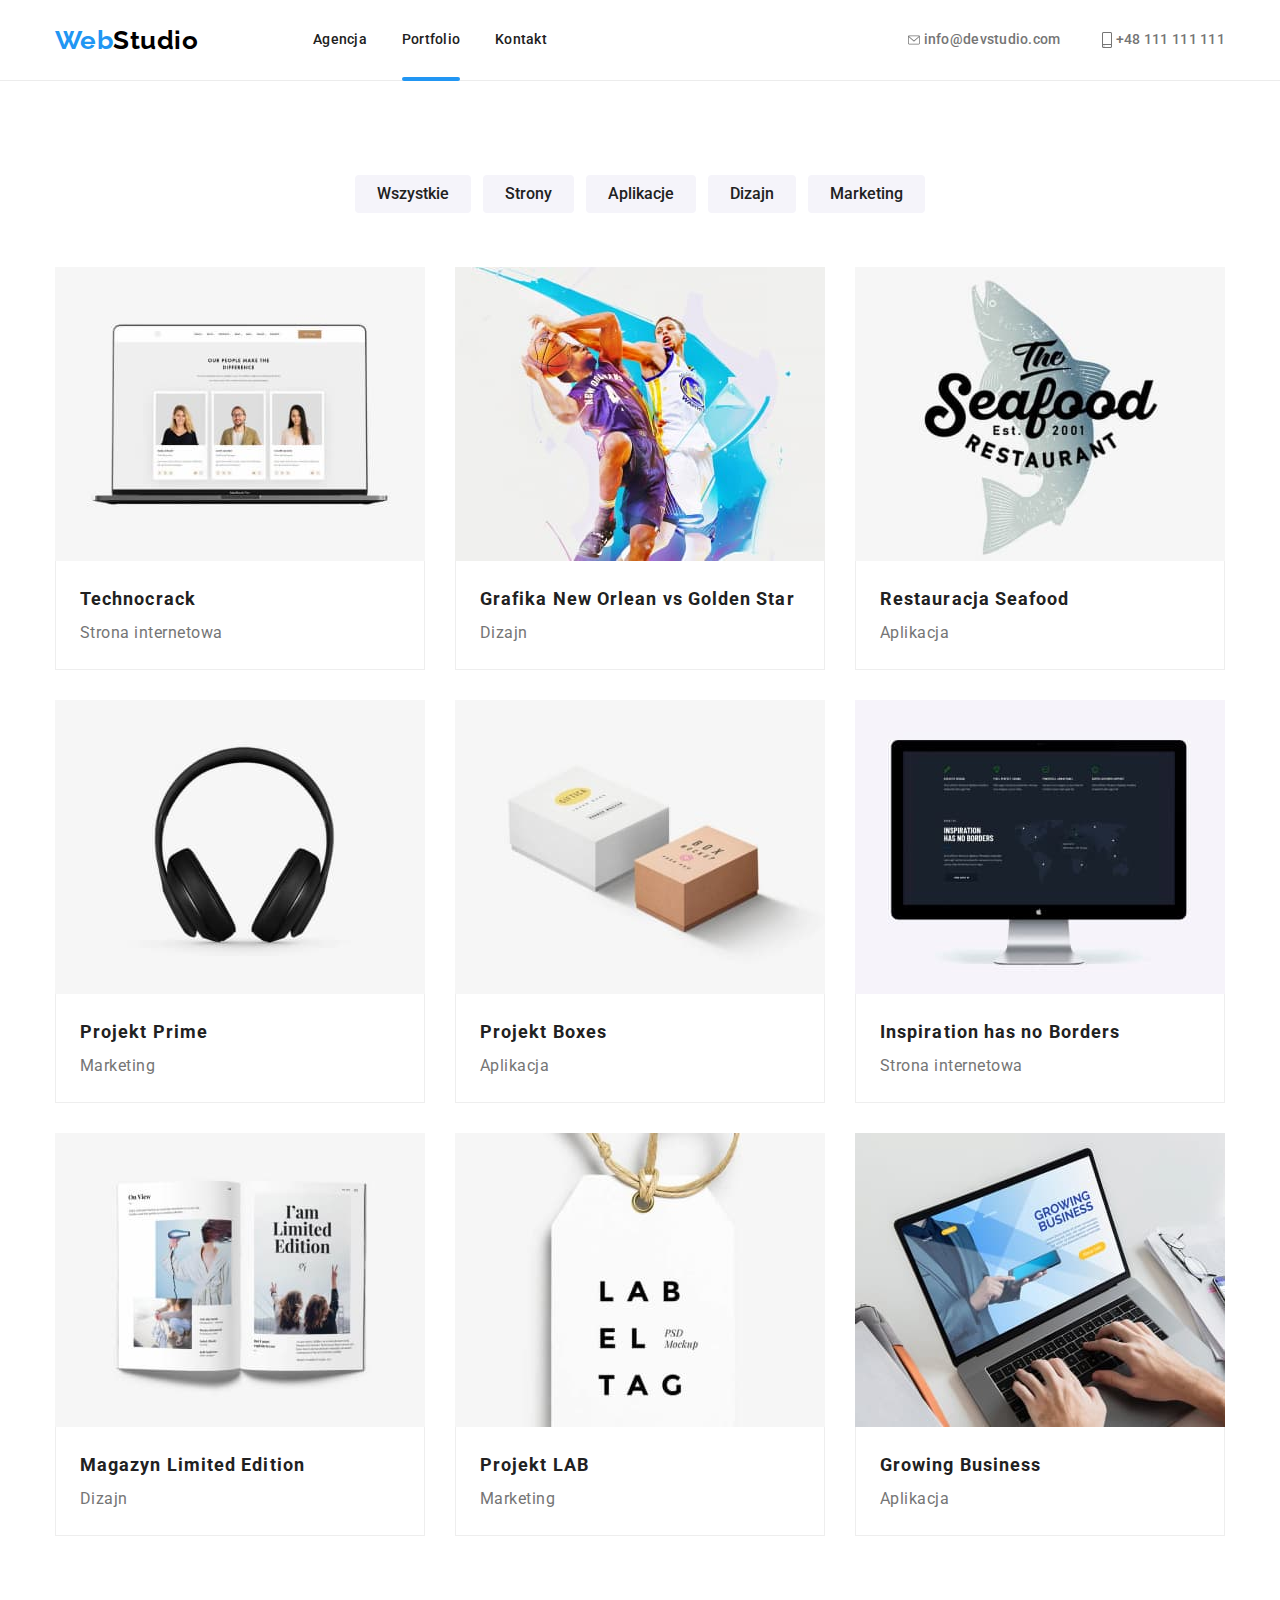
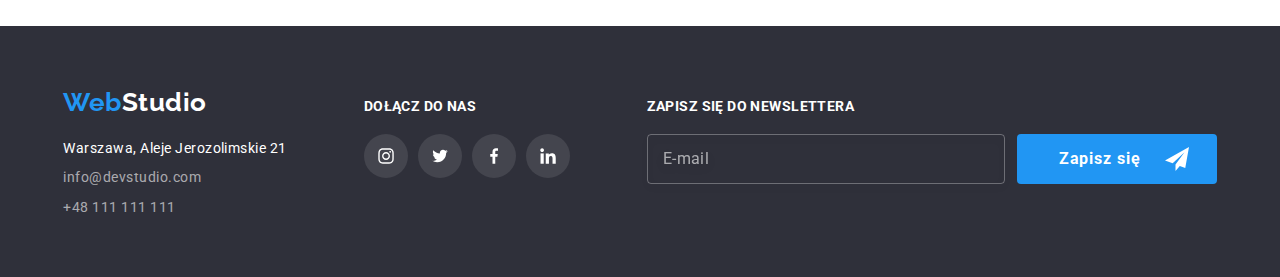
<file: portfolio.html>
<!DOCTYPE html>
<html lang="en">
  <head>
    <meta charset="UTF-8" />
    <meta http-equiv="X-UA-Compatible" content="IE=edge" />
    <meta name="viewport" content="width=device-width, initial-scale=1.0" />
    <link rel="preconnect" href="https://fonts.googleapis.com" />
    <link rel="preconnect" href="https://fonts.gstatic.com" crossorigin />
    <link
      href="https://fonts.googleapis.com/css2?family=Raleway:wght@700&family=Roboto:wght@400;500;700;900&display=swap"
      rel="stylesheet"
    />
    <link
      rel="stylesheet"
      href="https://cdnjs.cloudflare.com/ajax/libs/modern-normalize/1.0.0/modern-normalize.min.css"
    />
    <link rel="stylesheet" href="./css/main.min.css" />

    <title>Portfolio WebStudio</title>
  </head>

  <body>
    <div class="mobile-menu d-none">
      <button class="mobile-menu__btn" type="button" data-menu-close>
        <svg class="mobile-menu__icon" width="40px" height="40px">
          <use href="./images/icons/icons.svg#icon-menu-close"></use>
        </svg>
      </button>
      <ul class="mobile-menu__list-nav">
        <li class="mobile-menu__item-nav">
          <a
            class="mobile-menu__link-nav mobile-menu__link-nav--accent"
            href="./index.html"
            >Agencja</a
          >
        </li>
        <li class="mobile-menu__item-nav">
          <a class="mobile-menu__link-nav" href="./portfolio.html">Portfolio</a>
        </li>
        <li class="mobile-menu__item-nav">
          <a class="mobile-menu__link-nav" href="">Kontakt</a>
        </li>
      </ul>
      <div>
        <ul class="mobile-menu__list-contact">
          <li class="mobile-menu__list-contact-tel">
            <a class="mobile-menu__link-contact-tel" href="tel:+48 111 111 111"
              >+48 111 111 111</a
            >
          </li>
          <li class="mobile-menu__list-contact-mailto">
            <a
              class="mobile-menu__link-contact-mailto"
              href="mailto:info@devstudio.com"
              >info@devstudio.com</a
            >
          </li>
        </ul>
        <ul class="mobile-menu__list-social">
          <li class="mobile-menu__item-social">
            <a
              class="mobile-menu__link-social"
              href="https://www.instagram.com/"
              target="_blank"
              rel="nofollow noopener noreferrer"
              aria-label="instagram"
              >Instagram</a
            >
          </li>
          <li class="mobile-menu__item-social">
            <a
              class="mobile-menu__link-social"
              href="https://twitter.com/"
              target="_blank"
              rel="nofollow noopener noreferrer"
              aria-label="twitter"
              >Twitter</a
            >
          </li>
          <li class="mobile-menu__item-social">
            <a
              class="mobile-menu__link-social"
              href="https://www.facebook.com/"
              target="_blank"
              rel="nofollow noopener noreferrer"
              aria-label="facebook"
              >Facebook</a
            >
          </li>
          <li class="mobile-menu__item-social">
            <a
              class="mobile-menu__link-social"
              href="https://www.linkedin.com/"
              target="_blank"
              rel="nofollow noopener noreferrer"
              aria-label="linkedin"
              >LinkedIn</a
            >
          </li>
        </ul>
      </div>
    </div>
    <header class="header">
      <div class="container header__wrapper">
        <nav class="header__left">
          <a href="index.html" class="logo">
            <span class="logo__second">Web</span>Studio
          </a>
          <ul class="menu">
            <li class="menu__item">
              <a href="./index.html" class="menu__link">Agencja</a>
            </li>
            <li class="menu__item menu__item--actually">
              <a href="./portfolio.html" class="menu__link">Portfolio</a>
            </li>
            <li class="menu__item">
              <a href="#" class="menu__link">Kontakt</a>
            </li>
          </ul>
          <button class="header__mobile-btn" type="button" data-menu-open>
            <svg class="header__mobile-icon" width="40px" height="40px">
              <use href="./images/icons/icons.svg#icon-menu-open"></use>
            </svg>
          </button>
        </nav>

        <ul class="header__contacts">
          <li class="contact">
            <a href="mailto:info@devstudio.com" class="contact__link"
              ><svg class="contact__icon" width="12" height="16">
                <use href="./images/icons/icons.svg#icon-envelope"></use>
              </svg>
              info@devstudio.com
            </a>
          </li>

          <li class="contact">
            <a href="tel:+48111111111" class="contact__link"
              ><svg class="contact__icon" width="12" height="16">
                <use href="./images/icons/icons.svg#icon-smartphone"></use>
              </svg>
              +48 111 111 111
            </a>
          </li>
        </ul>
      </div>
    </header>

    <main class="section container">
      <ul class="filter">
        <li><button class="filter__button" type="button">Wszystkie</button></li>
        <li><button class="filter__button" type="button">Strony</button></li>
        <li><button class="filter__button" type="button">Aplikacje</button></li>
        <li><button class="filter__button" type="button">Dizajn</button></li>
        <li><button class="filter__button" type="button">Marketing</button></li>
      </ul>
      <ul class="products">
        <li class="product">
          <div class="product__image">
            <img
              class="product__img"
              src="./images/portfolio1.jpg"
              alt="Technocrack"
              weight="370"
              height="294"
            />
            <div class="product__overlay">
              <p class="product__text">
                Technocrack jest popularną platformą wykorzystywaną do
                rozpowszechniania koronawirusa. Firmy wykorzystują tę platformę
                do celów szpiegowskich i ataków na niezabezpieczone serwery
                konkurencji
              </p>
            </div>
          </div>
          <div class="product__description">
            <h5 class="product__name">Technocrack</h5>
            <p class="product__type">Strona internetowa</p>
          </div>
        </li>

        <li class="product">
          <div class="product__image">
            <img
              class="product__img"
              src="./images/portfolio2.jpg"
              alt="Grafika New Orlean vs Golden Star"
              weight="370"
              height="294"
            />
            <div class="product__overlay">
              <p class="product__text">
                Technocrack jest popularną platformą wykorzystywaną do
                rozpowszechniania koronawirusa. Firmy wykorzystują tę platformę
                do celów szpiegowskich i ataków na niezabezpieczone serwery
                konkurencji
              </p>
            </div>
          </div>
          <div class="product__description">
            <h5 class="product__name">Grafika New Orlean vs Golden Star</h5>
            <p class="product__type">Dizajn</p>
          </div>
        </li>
        <li class="product">
          <div class="product__image">
            <img
              class="product__img"
              src="./images/portfolio3.jpg"
              alt="Restauracja Seafood"
              weight="370"
              height="294"
            />
            <div class="product__overlay">
              <p class="product__text">
                Technocrack jest popularną platformą wykorzystywaną do
                rozpowszechniania koronawirusa. Firmy wykorzystują tę platformę
                do celów szpiegowskich i ataków na niezabezpieczone serwery
                konkurencji
              </p>
            </div>
          </div>
          <div class="product__description">
            <h5 class="product__name">Restauracja Seafood</h5>
            <p class="product__type">Aplikacja</p>
          </div>
        </li>
        <li class="product">
          <div class="product__image">
            <img
              class="product__img"
              src="./images/portfolio4.jpg"
              alt="Projekt Prime"
              weight="370"
              height="294"
            />
            <div class="product__overlay">
              <p class="product__text">
                Technocrack jest popularną platformą wykorzystywaną do
                rozpowszechniania koronawirusa. Firmy wykorzystują tę platformę
                do celów szpiegowskich i ataków na niezabezpieczone serwery
                konkurencji
              </p>
            </div>
          </div>
          <div class="product__description">
            <h5 class="product__name">Projekt Prime</h5>
            <p class="product__type">Marketing</p>
          </div>
        </li>
        <li class="product">
          <div class="product__image">
            <img
              class="product__img"
              src="./images/portfolio5.jpg"
              alt="Projekt Boxes"
              weight="370"
              height="294"
            />
            <div class="product__overlay">
              <p class="product__text">
                Technocrack jest popularną platformą wykorzystywaną do
                rozpowszechniania koronawirusa. Firmy wykorzystują tę platformę
                do celów szpiegowskich i ataków na niezabezpieczone serwery
                konkurencji
              </p>
            </div>
          </div>
          <div class="product__description">
            <h5 class="product__name">Projekt Boxes</h5>
            <p class="product__type">Aplikacja</p>
          </div>
        </li>
        <li class="product">
          <div class="product__image">
            <img
              class="product__img"
              src="./images/portfolio6.jpg"
              alt="Inspiration has no Borders"
              weight="370"
              height="294"
            />
            <div class="product__overlay">
              <p class="product__text">
                Technocrack jest popularną platformą wykorzystywaną do
                rozpowszechniania koronawirusa. Firmy wykorzystują tę platformę
                do celów szpiegowskich i ataków na niezabezpieczone serwery
                konkurencji
              </p>
            </div>
          </div>
          <div class="product__description">
            <h5 class="product__name">Inspiration has no Borders</h5>
            <p class="product__type">Strona internetowa</p>
          </div>
        </li>
        <li class="product">
          <div class="product__image">
            <img
              class="product__img"
              src="./images/portfolio7.jpg"
              alt="Magazyn Limited Edition"
              weight="370"
              height="294"
            />
            <div class="product__overlay">
              <p class="product__text">
                Technocrack jest popularną platformą wykorzystywaną do
                rozpowszechniania koronawirusa. Firmy wykorzystują tę platformę
                do celów szpiegowskich i ataków na niezabezpieczone serwery
                konkurencji
              </p>
            </div>
          </div>
          <div class="product__description">
            <h5 class="product__name">Magazyn Limited Edition</h5>
            <p class="product__type">Dizajn</p>
          </div>
        </li>
        <li class="product">
          <div class="product__image">
            <img
              class="product__img"
              src="./images/portfolio8.jpg"
              alt="Projekt LAB"
              weight="370"
              height="294"
            />
            <div class="product__overlay">
              <p class="product__text">
                Technocrack jest popularną platformą wykorzystywaną do
                rozpowszechniania koronawirusa. Firmy wykorzystują tę platformę
                do celów szpiegowskich i ataków na niezabezpieczone serwery
                konkurencji
              </p>
            </div>
          </div>
          <div class="product__description">
            <h5 class="product__name">Projekt LAB</h5>
            <p class="product__type">Marketing</p>
          </div>
        </li>
        <li class="product">
          <div class="product__image">
            <img
              class="product__img"
              src="./images/portfolio9.jpg"
              alt="Growing Business"
              weight="370"
              height="294"
            />
            <div class="product__overlay">
              <p class="product__text">
                Technocrack jest popularną platformą wykorzystywaną do
                rozpowszechniania koronawirusa. Firmy wykorzystują tę platformę
                do celów szpiegowskich i ataków na niezabezpieczone serwery
                konkurencji
              </p>
            </div>
          </div>
          <div class="product__description">
            <h5 class="product__name">Growing Business</h5>
            <p class="product__type">Aplikacja</p>
          </div>
        </li>
      </ul>
    </main>
    <footer class="footer">
      <div class="container footer__wrapper">
        <div class="footer__left-panel">
          <a href="/index.html" class="logo logo--footer"
            ><span class="logo__second--footer">Web</span>Studio
          </a>
          <address>
            <p class="footer__address">Warszawa, Aleje Jerozolimskie 21</p>
            <p class="footer__link">
              <a href="mailto:info@example.com" class="footer__link">
                info@devstudio.com
              </a>
            </p>
            <p class="footer__link">
              <a href="tel:+48111111111" class="footer__link">
                +48 111 111 111
              </a>
            </p>
          </address>
        </div>

        <div class="footer__socials">
          <h5 class="footer__title">DOŁĄCZ DO NAS</h5>
          <ul class="socials">
            <li>
              <div class="socials__border socials__border--contrast-color">
                <svg width="34" height="34">
                  <use href="./images/icons/icons.svg#icon-instagram1"></use>
                </svg>
              </div>
            </li>
            <li>
              <div class="socials__border socials__border--contrast-color">
                <svg width="34" height="34">
                  <use href="./images/icons/icons.svg#icon-twitter1"></use>
                </svg>
              </div>
            </li>
            <li>
              <div class="socials__border socials__border--contrast-color">
                <svg width="34" height="34">
                  <use href="./images/icons/icons.svg#icon-facebook1"></use>
                </svg>
              </div>
            </li>
            <li>
              <div class="socials__border socials__border--contrast-color">
                <svg width="34" height="34">
                  <use href="./images/icons/icons.svg#icon-linkedin1 "></use>
                </svg>
              </div>
            </li>
          </ul>
        </div>

        <form class="newsletter">
          <label
            ><h5 class="footer__title">Zapisz się do newslettera</h5>
            <input
              type="email"
              class="newsletter__input"
              name="email"
              id="newsletter"
              placeholder="E-mail"
          /></label>
          <button type="submit" class="button button--newsletter">
            Zapisz się
            <svg width="24" height="24" class="newsletter__icon">
              <use href="./images/icons/icons.svg#icon-send"></use>
            </svg>
          </button>
        </form>
      </div>
    </footer>
    <script src="./menu.js"></script>
  </body>
</html>
</file>
<file: css/main.min.css>
h1,h5,h2,h3,p,ul,li{margin:0;padding:0}body{font-family:"Roboto",sans-serif;color:#212121;letter-spacing:.03em}*:focus{outline:none}@media screen and (min-width: 1200px){*:focus{outline-color:#2196f3;outline-offset:0;outline-style:solid;outline-width:1px;border:none;border-radius:.2%}}.d-none{display:none}.container{margin-left:auto;margin-right:auto;padding-left:15px;padding-right:15px;max-width:100%}@media screen and (min-width: 480px){.container{width:480px}}@media screen and (min-width: 768px){.container{width:768px}}@media screen and (min-width: 1200px){.container{width:1200px}}.is-hidden{pointer-events:none}.is-hidden .modal{transform:scale(0);transition:transform .2s;transition-timing-function:ease-out}.is-hidden .backdrop{visibility:hidden;transition-delay:.2s}.backdrop{position:fixed;left:0;top:0;background-color:rgba(0,0,0,.2);width:100%;height:100%;display:flex;justify-content:center;align-items:center}.text-cards,.persons,.mobile-menu__list-nav,.mobile-menu__list-contact,.mobile-menu__list-social,.header__contacts,.clients{list-style:none}.mobile-menu__link-social,.mobile-menu__link-contact-mailto,.mobile-menu__link-contact-tel,.mobile-menu__link-nav,.footer__link{text-decoration:none}.client{width:calc((100% - 30px)/2);height:92px;border:solid 1px #afb1b8;border-radius:4px;fill:#afb1b8;transition:border-color .25s,fill .25s;transition-timing-function:cubic-bezier(0.4, 0, 0.2, 1);display:flex;justify-content:center;align-items:center}.client:hover,.client:focus{border-color:#2196f3;fill:#2196f3}@media screen and (min-width: 768px){.client{width:calc((100% - 60px)/3)}}@media screen and (min-width: 1200px){.client{width:calc((100% - 150px)/6)}}.button{background-color:#2196f3;color:#fff;border:0;border-radius:4px;font-weight:700;font-size:16px;letter-spacing:.06em;font-family:inherit;padding:10px 42px;cursor:pointer;line-height:1.875em;display:block;margin:0 auto;margin-top:30px}.button--newsletter{margin:0;margin-top:20px;display:inline-flex;align-items:center;text-align:center;height:50px;width:200px;padding-left:42px;padding-right:0}@media screen and (min-width: 1200px){.button--newsletter{margin-left:12px;align-self:flex-end}}.clients{display:flex;flex-wrap:wrap;gap:30px}.contact{display:none}@media screen and (min-width: 768px){.contact__link{text-decoration:none;color:#757575;font-weight:500;font-size:14px;letter-spacing:.02em;line-height:1.14em;display:flex;align-items:center}.contact{display:flex}.contact__icon{align-items:center;margin-right:.2rem;fill:#757575}}@media screen and (min-width: 1200px){.contact__icon{transition:fill .25s;transition-timing-function:cubic-bezier(0.4, 0, 0.2, 1)}.contact__link{transition:color .25s;transition-timing-function:cubic-bezier(0.4, 0, 0.2, 1)}.contact:hover .contact__link{color:#2196f3}.contact:hover .contact__icon{fill:#2196f3}.contact:has(.contact__link:focus) .contact__link{color:#2196f3}.contact:has(.contact__link:focus) .contact__icon{fill:#2196f3}}.filter{margin-bottom:50px;display:flex;justify-content:center;gap:2px 4px;list-style:none;flex-wrap:wrap}.filter__button{font-weight:500;font-size:16px;line-height:1.62em;border:0;font-family:inherit;color:#212121;background-color:#f5f4fa;cursor:pointer;padding:6px 22px;margin:4px 4px;border-radius:4px;transition:background-color .25s,color .25s;transition-timing-function:cubic-bezier(0.4, 0, 0.2, 1)}.filter__button:hover,.filter__button:focus{background-color:#2196f3;color:#fff;box-shadow:0px 3px 1px rgba(0,0,0,.1),0px 1px 2px rgba(0,0,0,.08),0px 2px 2px rgba(0,0,0,.12)}.footer{background-color:#2f303a;color:#fff}.footer__wrapper{padding-top:60px;padding-bottom:60px;display:flex;flex-direction:column;align-items:center;text-align:center;gap:60px}@media screen and (min-width: 768px){.footer__wrapper{row-gap:60px;flex-wrap:wrap;justify-content:space-around;flex-direction:row}}@media screen and (min-width: 1200px){.footer__wrapper{text-align:left;align-items:baseline}}.footer__address{margin-top:20px}.footer__address,.footer__link{font-size:14px;line-height:1.46em;font-style:normal;white-space:nowrap}.footer__link{color:rgba(255,255,255,.6);font-size:14px;margin-top:9px}.footer__title{font-weight:700;font-size:14px;line-height:16px;letter-spacing:.03em;text-transform:uppercase;margin-bottom:20px}.footer__left-panel{display:inline-block}.footer__socials{display:inline-block;margin-top:5px}@media screen and (min-width: 1200px){.footer__socials{margin-top:12px}}.header{border-bottom:solid 1px #ececec}.header__wrapper{padding-top:16px;padding-bottom:16px}@media screen and (min-width: 768px){.header__wrapper{display:flex;align-items:center;justify-content:space-between;padding-top:0px;padding-bottom:0px;height:80px}}.header__left{display:flex;align-items:center;justify-content:space-between}@media screen and (min-width: 1200px){.header__left{flex-basis:492px}}.header__mobile-btn{background:none;border:none;margin-right:8px}.header__mobile-btn:focus{fill:#2196f3}@media screen and (min-width: 768px){.header__mobile-btn{display:none}}.header__contacts{display:flex;flex-direction:column;justify-content:center}@media screen and (min-width: 1200px){.header__contacts{flex-direction:row;gap:40px}}.logo{font-family:Raleway,sans-serif;font-weight:700;font-size:26px;color:#000;line-height:1.19em;display:inline-block;margin-right:12px;text-decoration:none}.logo--footer{color:#fff}.logo__second{color:#2196f3}.logo__second--footer{color:#2196f3}.main-panel{background-color:#2f303a;background-repeat:no-repeat;background-position:center;background-size:cover;color:#fff;margin:0 auto;height:400px;width:100%;display:flex;justify-content:center;align-items:center;background-image:linear-gradient(to bottom, rgba(47, 48, 58, 0.4), rgba(47, 48, 58, 0.4)),url(../images/background1.jpg)}@media(min-device-pixel-ratio: 2),(-webkit-min-device-pixel-ratio: 2),(min-resolution: 192dpi),(min-resolution: 2dppx){.main-panel{background-image:linear-gradient(to bottom, rgba(47, 48, 58, 0.4), rgba(47, 48, 58, 0.4)),url("../images/background1.jpg")}}@media screen and (min-width: 768px){.main-panel{background-image:linear-gradient(to bottom, rgba(47, 48, 58, 0.4), rgba(47, 48, 58, 0.4)),url("../images/background1.jpg")}}@media screen and (min-width: 768px)and (min-device-pixel-ratio: 2),screen and (min-width: 768px)and (-webkit-min-device-pixel-ratio: 2),screen and (min-width: 768px)and (min-resolution: 2dppx){.main-panel{background-image:linear-gradient(to bottom, rgba(47, 48, 58, 0.4), rgba(47, 48, 58, 0.4)),url("../images/background1.jpg")}}@media screen and (min-width: 1200px){.main-panel{max-width:1600px;height:600px;background-image:linear-gradient(to bottom, rgba(47, 48, 58, 0.4), rgba(47, 48, 58, 0.4)),url("../images/background1.jpg")}}@media screen and (min-width: 1200px)and (min-device-pixel-ratio: 2),screen and (min-width: 1200px)and (-webkit-min-device-pixel-ratio: 2),screen and (min-width: 1200px)and (min-resolution: 2dppx){.main-panel{background-image:linear-gradient(to bottom, rgba(47, 48, 58, 0.4), rgba(47, 48, 58, 0.4)),url("../images/background1.jpg")}}.main-panel__heading{font-weight:900;font-size:26px;line-height:42px;letter-spacing:.06em;max-width:365px;text-align:center;text-transform:uppercase;margin:0 auto}@media screen and (min-width: 1200px){.main-panel__heading{font-size:44px;font-weight:900;line-height:1.36em;max-width:696px}}.menu{display:none}@media screen and (min-width: 768px){.menu{list-style:none;display:inline-flex;justify-content:space-between;align-items:center}}@media screen and (min-width: 1200px){.menu{flex-basis:254px}}@media screen and (min-width: 768px){.menu__item{letter-spacing:.02em;line-height:1.14em;font-weight:500;font-size:14px;display:inline-block;align-self:center;transition:fill .25s,color .25s;transition-timing-function:cubic-bezier(0.4, 0, 0.2, 1);text-decoration:none;margin-left:20px}.menu__item:focus{color:#2196f3}.menu__item:hover{color:#2196f3}.menu__link{text-decoration:none;color:#212121}.menu__link:focus,.menu__link:hover{color:#2196f3}.menu__item--actually{position:relative;margin-top:4px}.menu__item--actually::after{content:"";width:100%;background-color:#2196f3;height:4px;border-radius:2px;display:block;position:relative;top:29px}}.mobile-menu{position:fixed;top:0;left:0;width:100%;height:100%;background-color:#fff;z-index:5;padding:48px 40px;display:flex;flex-direction:column;justify-content:space-between;font-weight:500}.mobile-menu.d-none{display:none}.mobile-menu__btn{position:absolute;right:15px;top:10px;background:none;border:none}.mobile-menu__item-nav{font-size:40px;line-height:47px;letter-spacing:.02em;margin-bottom:.8em}.mobile-menu__link-nav{color:#212121}.mobile-menu__link-nav--accent{color:#2196f3}.mobile-menu__list-contact{margin-bottom:64px}.mobile-menu__list-contact-tel{margin-bottom:32px}.mobile-menu__link-contact-tel{font-size:34px;line-height:40px;letter-spacing:.02em;color:#2196f3}.mobile-menu__link-contact-mailto{font-size:24px;line-height:28px;letter-spacing:.02em;color:#757575}.mobile-menu__list-social{display:inline-flex;flex-wrap:wrap;gap:10px}.mobile-menu__link-social{font-size:18px;line-height:22px;letter-spacing:.02em;color:#2196f3}.mobile-menu__item-social:not(:last-child){border-right:1px solid rgba(33,33,33,.2);padding-right:10px}.modal{position:absolute;width:95%;max-width:450px;background-color:#fff;transform:scale(1);transition:transform .5s;transition-timing-function:cubic-bezier(0.71, 1.51, 0.4, 2);padding:40px;box-shadow:0px 1px 3px rgba(0,0,0,.12),0px 1px 1px rgba(0,0,0,.14),0px 2px 1px rgba(0,0,0,.2);border-radius:4px}@media screen and (min-width: 1200px){.modal{max-width:528px;min-height:581px}}.modal__close-bnt{position:absolute;top:8px;right:8px;width:30px;height:30px;border-radius:50%;border:1px solid rgba(0,0,0,.1);cursor:pointer;background-color:#fff;display:flex;justify-content:center;align-items:center}.modal__heading{font-weight:700;font-size:20px;line-height:1.5em;text-align:center;letter-spacing:.03em;color:#212121;margin-bottom:.75em}.modal__icon{fill:#212121;position:absolute;top:30px;left:15px;cursor:text;transition:fill .25s;transition-timing-function:cubic-bezier(0.4, 0, 0.2, 1);z-index:5}.modal__input{width:100%;height:40px;margin-bottom:10px;margin-top:4px;border:1px solid rgba(33,33,33,.2);border-radius:4px;padding-left:40px;transition:border-color .25s;transition-timing-function:cubic-bezier(0.4, 0, 0.2, 1)}.modal__input:focus{border-color:#2196f3;outline:0}.modal__label:has(.modal__input:focus) .modal__icon{fill:#2196f3}.modal__input--comment{height:120px;padding:12px 16px;resize:none}.modal__input--comment::-moz-placeholder{font-weight:400;font-size:12px;line-height:14px;letter-spacing:.01em;color:rgba(117,117,117,.5);margin-bottom:20px}.modal__input--comment:-ms-input-placeholder{font-weight:400;font-size:12px;line-height:14px;letter-spacing:.01em;color:rgba(117,117,117,.5);margin-bottom:20px}.modal__input--comment::placeholder{font-weight:400;font-size:12px;line-height:14px;letter-spacing:.01em;color:rgba(117,117,117,.5);margin-bottom:20px}.modal__label{font-weight:400;font-size:12px;line-height:14px;letter-spacing:.01em;color:#757575;position:relative;display:block}.modal__checkbox{display:none}.modal__terms{color:#757575;font-weight:400;font-size:12px;line-height:14px;letter-spacing:.03em;position:relative}@media screen and (min-width: 1200px){.modal__terms{font-size:14px;line-height:146%}}.modal__link{color:#2196f3}.modal__customize-checkbox{fill:#fff;background:#fff;border:2px solid #212121;border-radius:2px;position:relative;top:2px;transition:border .05s,fill .05s,background-color .05s;transition-timing-function:cubic-bezier(0.4, 0, 0.2, 1)}.modal__checkbox:checked~span .modal__customize-checkbox{background-color:#2196f3;border:none}.modal__label:has(.modal__input:invalid) .modal__input,.modal__label:has(.modal__input:invalid) .modal__icon{fill:red;border-color:red}@media screen and (min-width: 768px){.newsletter{display:flex;flex-direction:column;align-items:center}}@media screen and (min-width: 768px)and (min-width: 1200px){.newsletter{flex-direction:row;flex-wrap:wrap}}.newsletter__heading{font-weight:700;font-size:14px;line-height:16px;letter-spacing:.03em;text-transform:uppercase;margin-bottom:20px}.newsletter__input{padding:15px;background-color:inherit;border:1px solid rgba(255,255,255,.3);filter:drop-shadow(0px 4px 4px rgba(0, 0, 0, 0.15));border-radius:4px;width:100%}@media screen and (min-width: 768px){.newsletter__input{width:450px}}@media screen and (min-width: 1200px){.newsletter__input{width:358px}}.newsletter__input::-moz-placeholder{font-weight:400;font-size:16px;line-height:20px;display:flex;letter-spacing:.03em;color:rgba(255,255,255,.6);height:50px}.newsletter__input:-ms-input-placeholder{font-weight:400;font-size:16px;line-height:20px;display:flex;letter-spacing:.03em;color:rgba(255,255,255,.6);height:50px}.newsletter__input::placeholder{font-weight:400;font-size:16px;line-height:20px;display:flex;letter-spacing:.03em;color:rgba(255,255,255,.6);height:50px}.newsletter__icon{fill:#fff;margin-left:24px}.offer{position:relative;margin-bottom:15px}.offer__img{display:block}.offer__description{position:absolute;bottom:0;background-color:rgba(47,48,58,.8);color:#fff;width:100%;height:70px;font-weight:700;font-size:14px;line-height:16px;text-align:center;letter-spacing:.03em;text-transform:uppercase;display:flex;align-items:center;justify-content:center}.offers{justify-content:space-around;list-style:none;display:inline-flex;flex-wrap:wrap;width:100%}.person{text-align:center}@media screen and (min-width: 768px){.person{width:calc((100% - 30px)/2)}}@media screen and (min-width: 1200px){.person{width:calc((100% - 90px)/4)}}.person:not(.person:last-child){margin-bottom:30px}.person__img{display:block;width:100%}.person__card{box-shadow:0px 1px 3px rgba(0,0,0,.12),0px 1px 1px rgba(0,0,0,.14),0px 2px 1px rgba(0,0,0,.2)}.person__description{background-color:#fff;padding:30px 32px;border-radius:0px 0px 4px 4px}.person__name,.person__position{font-size:16px;line-height:1.875em}.person__name{font-weight:500;margin-bottom:10px}.person__position{color:#757575;margin-bottom:16px}@media screen and (min-width: 768px){.persons{display:inline-flex;flex-wrap:wrap;-moz-column-gap:30px;column-gap:30px}}.product{transition:box-shadow .25s;transition-timing-function:cubic-bezier(0.4, 0, 0.2, 1);width:370px}.product:hover,.product:focus{box-shadow:0px 1px 1px rgba(0,0,0,.12),0px 4px 4px rgba(0,0,0,.06),1px 4px 6px rgba(0,0,0,.16)}.product__img{display:block}.product__image{position:relative;overflow:hidden}.product:hover .product__overlay{transform:translateY(0)}.product__overlay{position:absolute;top:0;left:0;width:100%;height:100%;background-color:rgba(33,150,243,.9);will-change:transform;transform:translateY(100%);transition:transform .25s;transition-timing-function:cubic-bezier(0.4, 0, 0.2, 1);padding-top:49px;padding-left:24px;padding-right:45px;display:flex}.product__text{font-size:18px;line-height:156%;letter-spacing:.03em;color:#fff}.product__description{border:1px solid #eee;border-top:0;padding:20px 24px}.product__name{font-weight:700;font-size:18px;line-height:2em;letter-spacing:.06em}.product__type{font-weight:400;font-size:16px;line-height:2em;color:#757575}.products{justify-content:center;gap:30px;display:flex;flex-wrap:wrap;list-style:none}.section{padding-top:60px;padding-bottom:60px}@media screen and (min-width: 1200px){.section{padding-top:90px;padding-bottom:90px}.section--text-cards{padding-bottom:0}}.section--offers{display:none}@media screen and (min-width: 1200px){.section--offers{display:block}}.section__title{font-size:36px;line-height:1.167em;margin-bottom:50px;text-align:center}.section--persons{background-color:#f5f4fa}.socials{gap:0 10px;list-style:none;display:inline-flex;display:flex;justify-content:center;align-items:center}.socials__border{width:44px;height:44px;border-radius:50%;display:flex;align-items:center;justify-content:center;fill:#afb1b8;fill:#afb1b8}@media screen and (min-width: 1200px){.socials__border{transition:background-color .25s,fill .25s;transition-timing-function:cubic-bezier(0.4, 0, 0.2, 1)}.socials__border:hover,.socials__border:focus{background-color:#2196f3;fill:#fff}}.socials__border--contrast-color{background-color:rgba(255,255,255,.1);fill:#fff}@media screen and (min-width: 1200px){.socials__border--contrast-color:hover,.socials__border--contrast-color:focus{background-color:#2196f3}}.text-card{margin-bottom:30px}@media screen and (min-width: 768px){.text-card{width:calc((100% - 30px)/2)}}@media screen and (min-width: 1200px){.text-card{width:calc((100% - 90px)/4)}}.text-card__head{text-align:center;font-size:14px;font-weight:700;line-height:1.14em;margin-bottom:10px}.text-card__disc{color:#757575;font-size:14px;line-height:1.71em}.text-card__icon{padding-top:25px;padding-bottom:25px;background-color:#f5f4fa;border-radius:4px;margin-bottom:30px;display:flex;justify-content:center;align-items:center}@media screen and (min-width: 768px){.text-cards{display:inline-flex;flex-wrap:wrap;-moz-column-gap:30px;column-gap:30px}}/*# sourceMappingURL=main.min.css.map */
</file>
